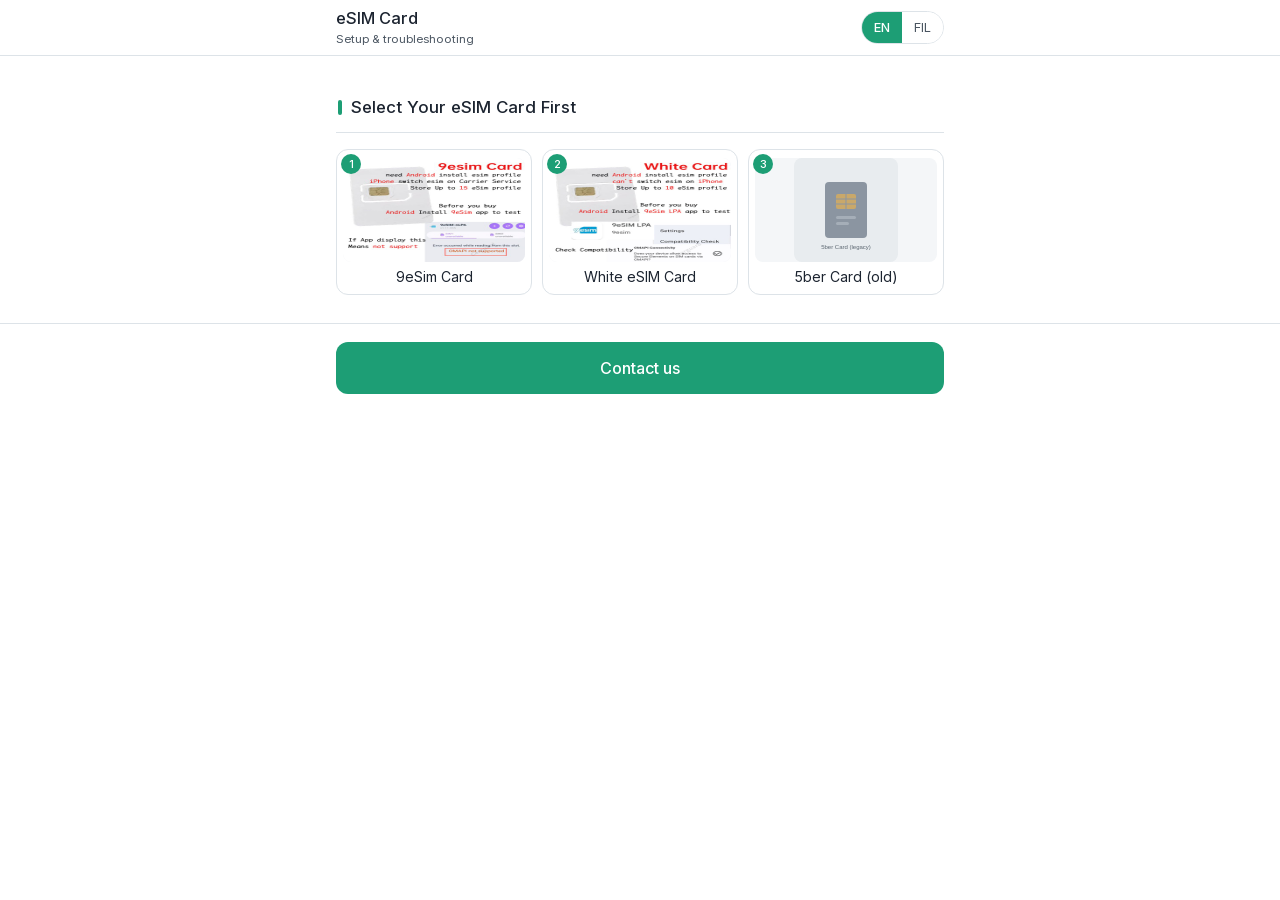
<file: index.html>
<!DOCTYPE html>
<html lang="en">
<head>
<meta charset="utf-8">
<meta name="viewport" content="width=device-width, initial-scale=1">
<title>eSIM Card – Setup & Troubleshooting</title>
<meta name="description" content="Fix common eSIM card problems: QR scanning, writing profiles, iPhone switching, compatibility checks. Guides for every eSIM card model.">
<meta property="og:title" content="eSIM Card – Setup & Troubleshooting">
<meta property="og:description" content="Fix common eSIM card problems: QR scanning, writing profiles, iPhone switching, compatibility checks.">
<link rel="icon" type="image/svg+xml" href="favicon.svg">
<meta name="theme-color" content="#1D9E75">
<link rel="stylesheet" href="assets/style.css">
<script>
(function () {
  function detect() {
    try {
      var saved = localStorage.getItem('phc_lang');
      if (saved === 'en' || saved === 'fil') return saved;
    } catch (e) {}
    var nav = (navigator.languages && navigator.languages[0]) || navigator.language || '';
    return /^fil|^tl/i.test(nav) ? 'fil' : 'en';
  }
  window.__phcLang = detect();
  document.write('<script src="data/' + window.__phcLang + '.js"><\/script>');
})();
</script>
</head>
<body data-page="category">
<div id="app"></div>
<script src="assets/app.js"></script>
</body>
</html>
</file>
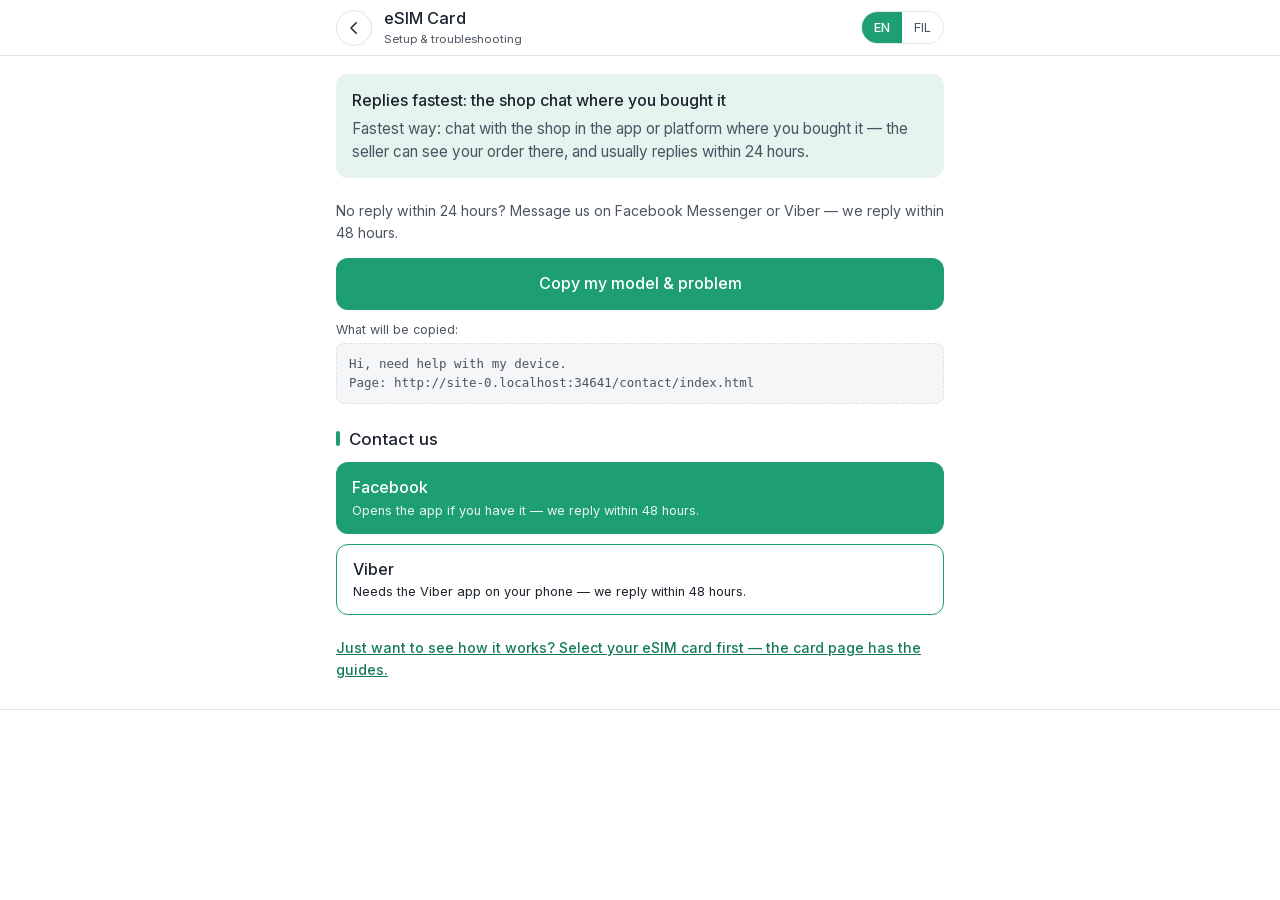
<file: contact/index.html>
<!DOCTYPE html>
<html lang="en">
<head>
<meta charset="utf-8">
<meta name="viewport" content="width=device-width, initial-scale=1">
<title>Contact us – eSIM Card Help</title>
<meta name="description" content="Contact the eSIM Card support team on Messenger or Viber.">
<meta property="og:title" content="Contact us – eSIM Card Help">
<meta property="og:description" content="Contact the eSIM Card support team on Messenger or Viber.">
<link rel="icon" type="image/svg+xml" href="../favicon.svg">
<meta name="theme-color" content="#1D9E75">
<link rel="stylesheet" href="../assets/style.css">
<script>
(function () {
  function detect() {
    try {
      var saved = localStorage.getItem('phc_lang');
      if (saved === 'en' || saved === 'fil') return saved;
    } catch (e) {}
    var nav = (navigator.languages && navigator.languages[0]) || navigator.language || '';
    return /^fil|^tl/i.test(nav) ? 'fil' : 'en';
  }
  window.__phcLang = detect();
  document.write('<script src="../data/' + window.__phcLang + '.js"><\/script>');
})();
</script>
</head>
<body data-page="contact">
<div id="app"></div>
<script src="../assets/app.js"></script>
</body>
</html>
</file>
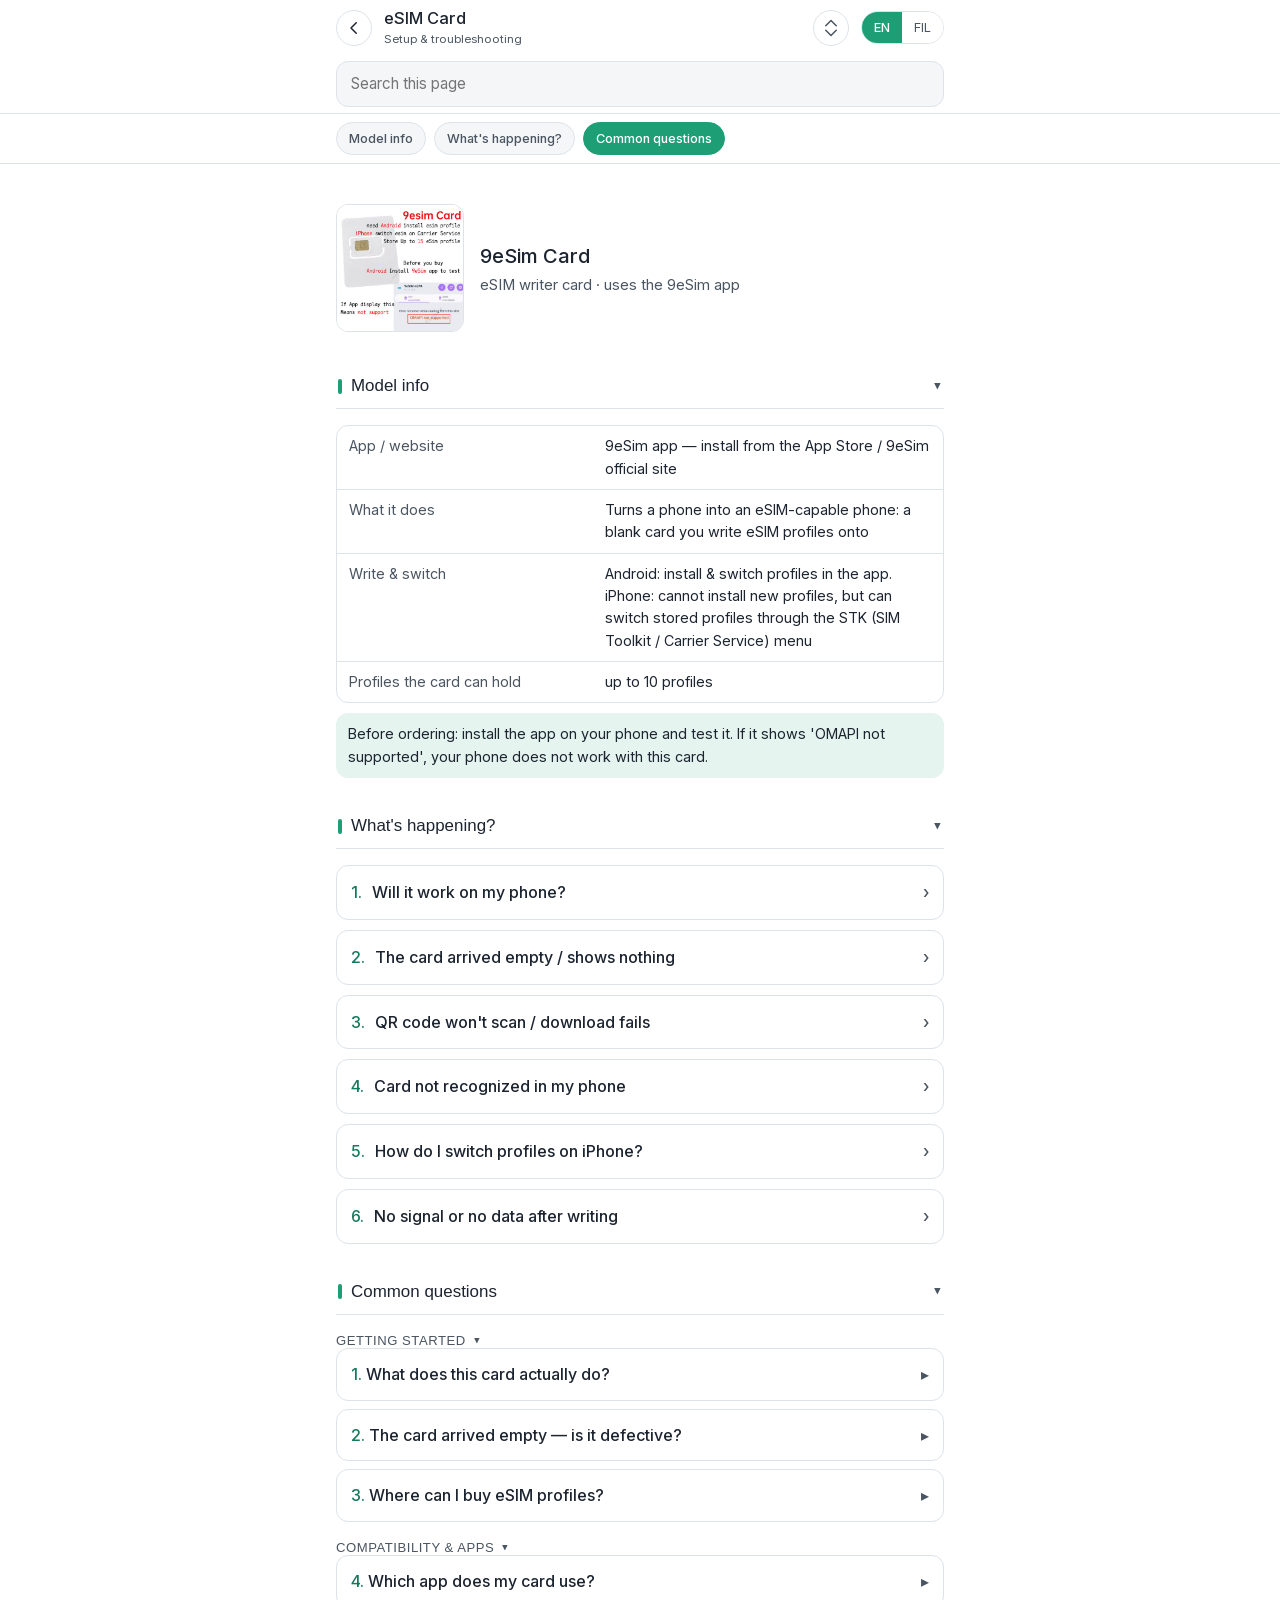
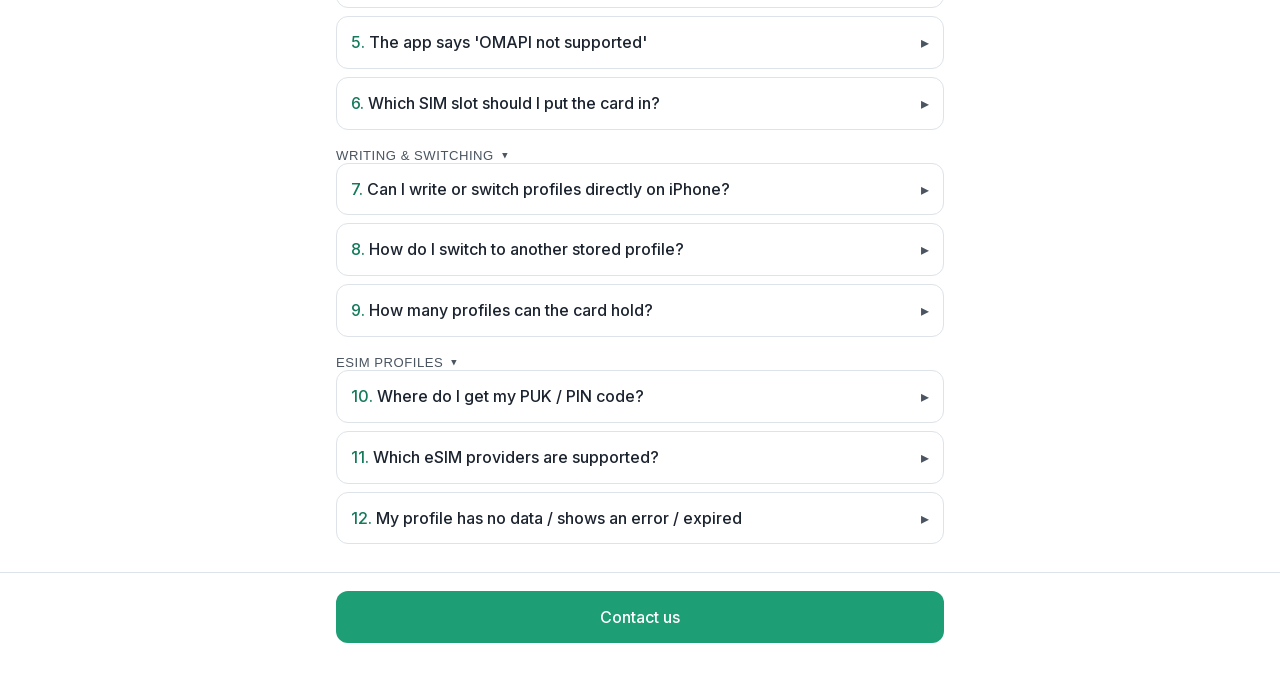
<file: p1/index.html>
<!DOCTYPE html>
<html lang="en">
<head>
<meta charset="utf-8">
<meta name="viewport" content="width=device-width, initial-scale=1">
<title>9eSim Card – Setup & Troubleshooting</title>
<meta name="description" content="Fix 9eSim Card problems in one tap.">
<meta property="og:title" content="9eSim Card – Setup & Troubleshooting">
<meta property="og:description" content="Fix 9eSim Card problems in one tap.">
<link rel="icon" type="image/svg+xml" href="../favicon.svg">
<meta name="theme-color" content="#1D9E75">
<link rel="stylesheet" href="../assets/style.css">
<script>
(function () {
  function detect() {
    try {
      var saved = localStorage.getItem('phc_lang');
      if (saved === 'en' || saved === 'fil') return saved;
    } catch (e) {}
    var nav = (navigator.languages && navigator.languages[0]) || navigator.language || '';
    return /^fil|^tl/i.test(nav) ? 'fil' : 'en';
  }
  window.__phcLang = detect();
  document.write('<script src="../data/' + window.__phcLang + '.js"><\/script>');
})();
</script>
</head>
<body data-page="product" data-product="p1">
<div id="app"></div>
<script src="../assets/app.js"></script>
</body>
</html>
</file>
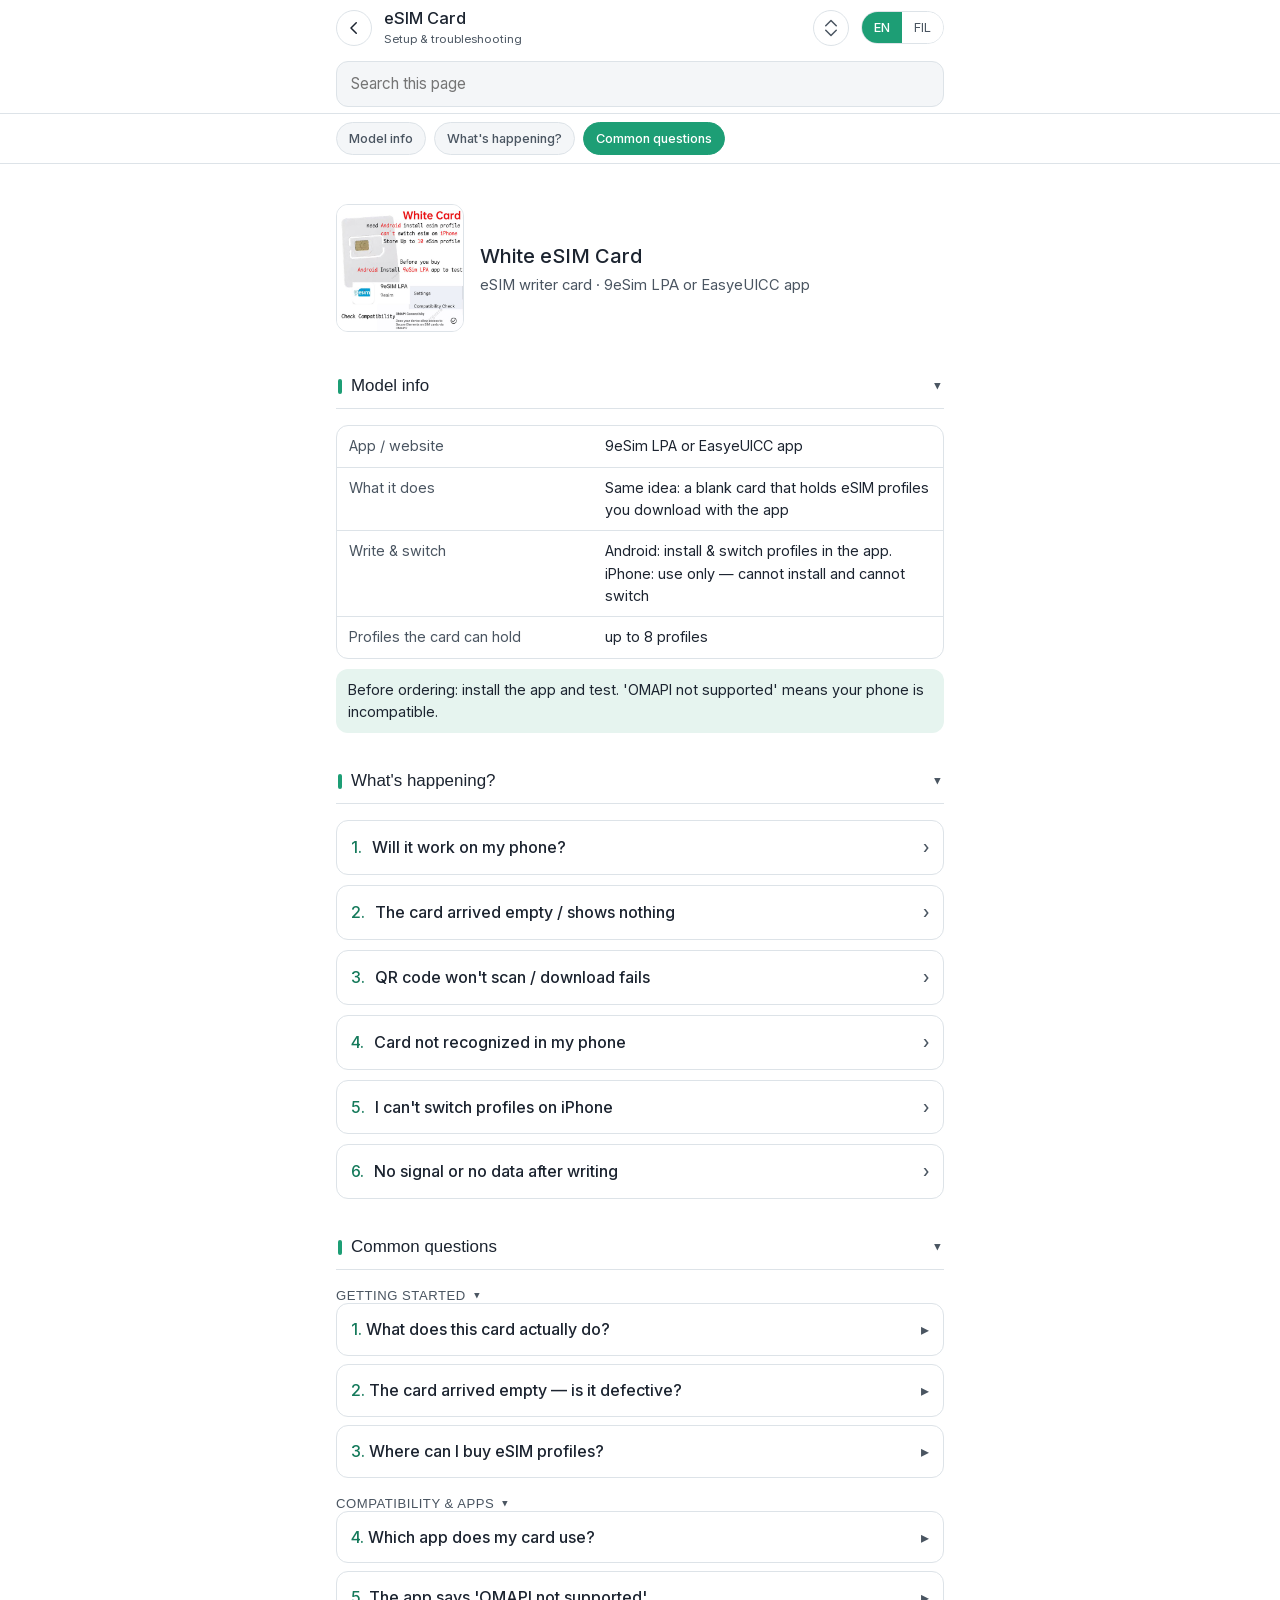
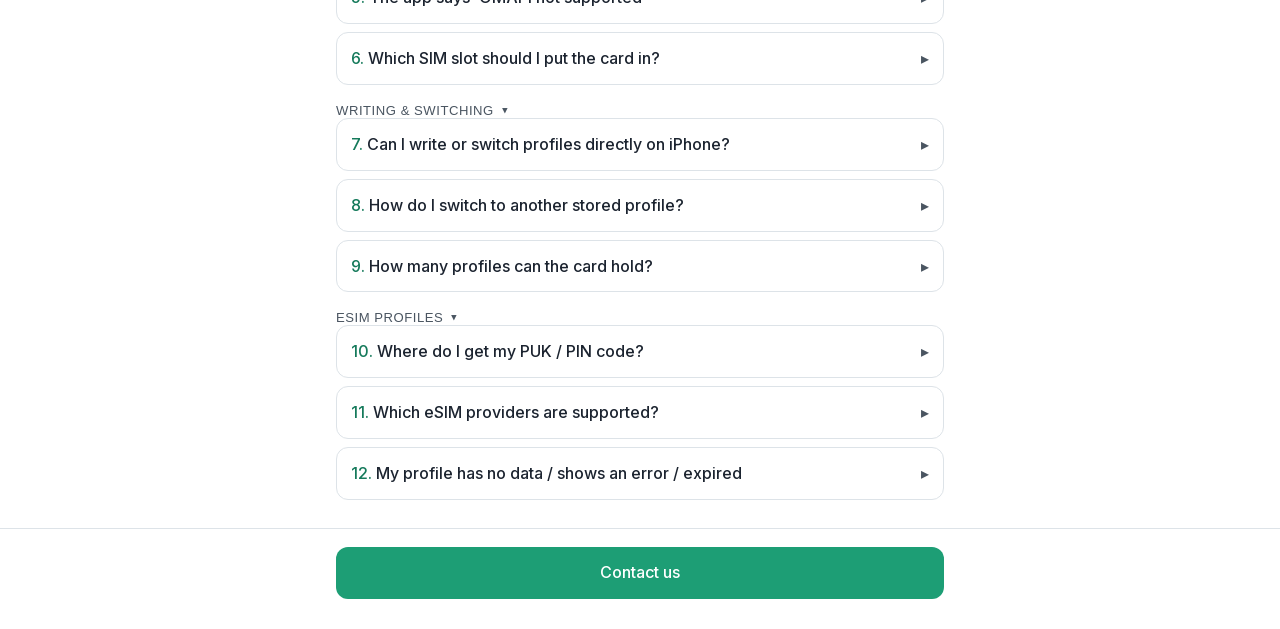
<file: p2/index.html>
<!DOCTYPE html>
<html lang="en">
<head>
<meta charset="utf-8">
<meta name="viewport" content="width=device-width, initial-scale=1">
<title>White eSIM Card – Setup & Troubleshooting</title>
<meta name="description" content="Fix White eSIM Card problems in one tap.">
<meta property="og:title" content="White eSIM Card – Setup & Troubleshooting">
<meta property="og:description" content="Fix White eSIM Card problems in one tap.">
<link rel="icon" type="image/svg+xml" href="../favicon.svg">
<meta name="theme-color" content="#1D9E75">
<link rel="stylesheet" href="../assets/style.css">
<script>
(function () {
  function detect() {
    try {
      var saved = localStorage.getItem('phc_lang');
      if (saved === 'en' || saved === 'fil') return saved;
    } catch (e) {}
    var nav = (navigator.languages && navigator.languages[0]) || navigator.language || '';
    return /^fil|^tl/i.test(nav) ? 'fil' : 'en';
  }
  window.__phcLang = detect();
  document.write('<script src="../data/' + window.__phcLang + '.js"><\/script>');
})();
</script>
</head>
<body data-page="product" data-product="p2">
<div id="app"></div>
<script src="../assets/app.js"></script>
</body>
</html>
</file>
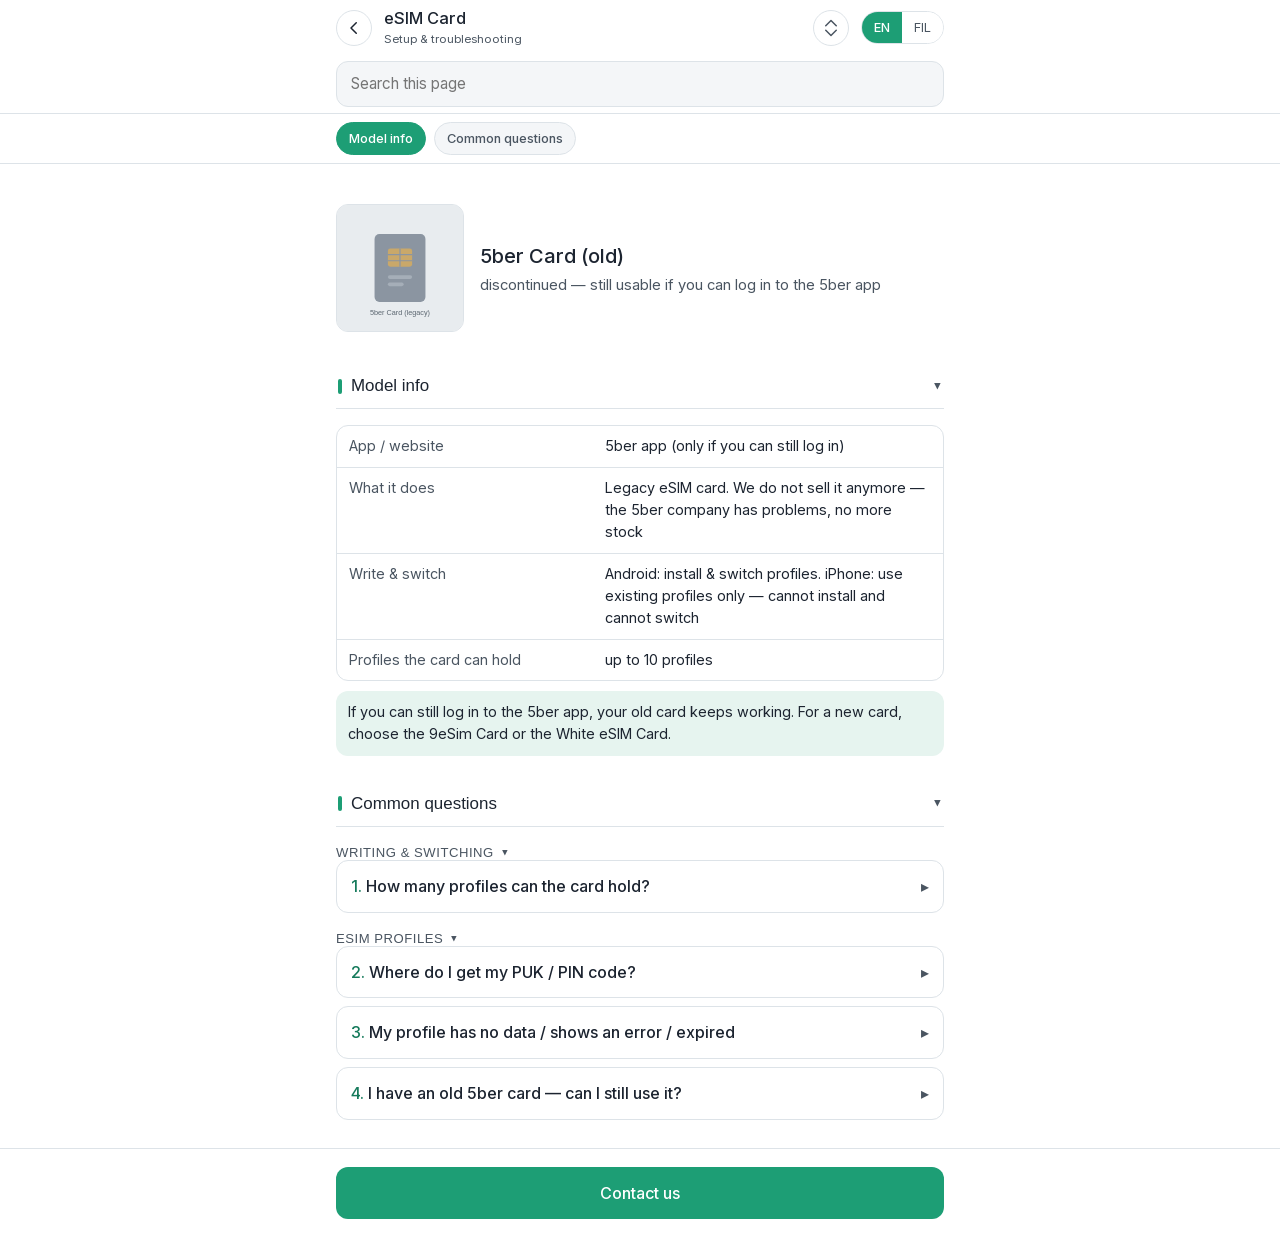
<file: p3/index.html>
<!DOCTYPE html>
<html lang="en">
<head>
<meta charset="utf-8">
<meta name="viewport" content="width=device-width, initial-scale=1">
<title>5ber Card (old) – Setup & Troubleshooting</title>
<meta name="description" content="Fix 5ber Card (old) problems in one tap.">
<meta property="og:title" content="5ber Card (old) – Setup & Troubleshooting">
<meta property="og:description" content="Fix 5ber Card (old) problems in one tap.">
<link rel="icon" type="image/svg+xml" href="../favicon.svg">
<meta name="theme-color" content="#1D9E75">
<link rel="stylesheet" href="../assets/style.css">
<script>
(function () {
  function detect() {
    try {
      var saved = localStorage.getItem('phc_lang');
      if (saved === 'en' || saved === 'fil') return saved;
    } catch (e) {}
    var nav = (navigator.languages && navigator.languages[0]) || navigator.language || '';
    return /^fil|^tl/i.test(nav) ? 'fil' : 'en';
  }
  window.__phcLang = detect();
  document.write('<script src="../data/' + window.__phcLang + '.js"><\/script>');
})();
</script>
</head>
<body data-page="product" data-product="p3">
<div id="app"></div>
<script src="../assets/app.js"></script>
</body>
</html>
</file>
<file: assets/style.css>
/* ============================================================
   PH Help Center — shared styles (mobile-first, no external deps)
   Font: self-hosted Inter (SIL OFL 1.1), latin subset, 400/500
   ============================================================ */

@font-face {
  font-family: 'Inter';
  font-style: normal;
  font-weight: 400;
  font-display: swap;
  src: url('fonts/inter-400.woff2') format('woff2');
}
@font-face {
  font-family: 'Inter';
  font-style: normal;
  font-weight: 500;
  font-display: swap;
  src: url('fonts/inter-500.woff2') format('woff2');
}

:root {
  --brand: #1D9E75;            /* TODO-USER: replace with packaging brand color */
  --brand-dark: #157a5b;
  --brand-soft: #e6f4ef;
  --ink: #1c2430;
  --ink-soft: #4a5561;
  --line: #dde3e8;
  --bg: #ffffff;
  --bg-soft: #f4f6f8;
  --danger: #b3261e;
  --radius: 12px;
  --maxw: 640px;
}

* { box-sizing: border-box; }
html { -webkit-text-size-adjust: 100%; }
body {
  margin: 0;
  font-family: 'Inter', -apple-system, 'Segoe UI', Roboto, sans-serif;
  font-size: 16px;
  line-height: 1.55;
  color: var(--ink);
  background: var(--bg);
}
img { max-width: 100%; display: block; }
a { color: var(--brand-dark); }

.wrap { max-width: var(--maxw); margin: 0 auto; padding: 0 16px; }

/* ── sticky header ─────────────────────────────────────── */
.site-head {
  position: sticky; top: 0; z-index: 20;
  background: var(--bg);
  border-bottom: 1px solid var(--line);
}
.site-head .wrap {
  display: flex; align-items: center; gap: 12px;
  min-height: 52px; padding-top: 6px; padding-bottom: 6px;
}
.site-head h1 {
  font-size: 1.02rem; font-weight: 500; margin: 0;
  flex: 1; min-width: 0; white-space: nowrap; overflow: hidden; text-overflow: ellipsis;
}
.site-head .tagline { display: block; font-size: .72rem; font-weight: 400; color: var(--ink-soft); }

/* language toggle */
.lang-toggle {
  display: flex; border: 1px solid var(--line); border-radius: 999px; overflow: hidden;
  flex: none;
}
.lang-toggle button {
  border: 0; background: var(--bg); color: var(--ink-soft);
  font: inherit; font-size: .8rem; padding: 6px 12px; cursor: pointer;
}
.lang-toggle button[aria-pressed="true"] {
  background: var(--brand); color: #fff; font-weight: 500;
}

/* search */
.search { position: relative; padding-bottom: 8px; }
.search input {
  width: 100%; font: inherit; font-size: .95rem;
  padding: 10px 14px; border: 1px solid var(--line); border-radius: var(--radius);
  background: var(--bg-soft); color: var(--ink);
}
.search input:focus { outline: 2px solid var(--brand); outline-offset: 1px; }
.search-results {
  position: absolute; left: 0; right: 0; top: calc(100% + 4px); z-index: 30;
  background: var(--bg); border: 1px solid var(--line); border-radius: var(--radius);
  box-shadow: 0 8px 24px rgba(28, 36, 48, .12);
  max-height: 60vh; overflow: auto; margin: 0; padding: 4px; list-style: none;
}
.search-results li button {
  display: block; width: 100%; text-align: left; font: inherit;
  border: 0; background: none; cursor: pointer;
  padding: 9px 10px; border-radius: 8px; color: var(--ink);
}
.search-results li button:hover, .search-results li button:focus { background: var(--brand-soft); }
.search-results .kind {
  display: inline-block; font-size: .68rem; color: var(--brand-dark);
  border: 1px solid currentColor; border-radius: 999px; padding: 0 7px; margin-right: 8px;
  vertical-align: 1px;
}
.search-empty { padding: 12px; font-size: .9rem; color: var(--ink-soft); }
.search-empty a { font-weight: 500; }

/* ── back bar ──────────────────────────────────────────── */
.back-bar { border-bottom: 1px solid var(--line); background: var(--bg); }
.back-bar a {
  display: inline-block; padding: 10px 0; font-size: .92rem; text-decoration: none;
  color: var(--brand-dark); font-weight: 500;
}

/* ── product hero ──────────────────────────────────────── */
.hero { display: flex; gap: 16px; align-items: center; padding: 18px 0 6px; }
.hero img {
  width: 104px; height: 104px; border-radius: var(--radius);
  border: 1px solid var(--line); background: var(--bg-soft); flex: none;
}
.hero .name { font-size: 1.25rem; font-weight: 500; margin: 0 0 2px; }
.hero .short { margin: 0; color: var(--ink-soft); font-size: .92rem; }

/* ── sections ──────────────────────────────────────────── */
section { margin: 22px 0; }
section > h2 {
  font-size: 1.08rem; font-weight: 500; margin: 0 0 10px;
}

/* model facts table */
.facts { border: 1px solid var(--line); border-radius: var(--radius); overflow: hidden; margin: 0; }
.facts div {
  display: flex; gap: 12px; padding: 9px 12px; font-size: .9rem;
  border-top: 1px solid var(--line);
}
.facts div:first-child { border-top: 0; }
.facts dt { flex: none; width: 42%; color: var(--ink-soft); }
.facts dd { margin: 0; flex: 1; min-width: 0; overflow-wrap: break-word; }
.model-note {
  margin: 10px 0 0; padding: 10px 12px; border-radius: var(--radius);
  background: var(--brand-soft); font-size: .9rem;
}

/* ── wizard accordion items (v1.8): panel opens under its own symptom ── */
.symptoms { display: flex; flex-direction: column; gap: 10px; }
.wizard-item {
  border: 1.5px solid var(--line); border-radius: var(--radius);
  background: var(--bg); overflow: hidden;
}
.wizard-item[data-open="true"] { border-color: var(--brand); }
.wz-btn {
  display: flex; align-items: center; gap: 10px;
  width: 100%; text-align: left; font: inherit; font-weight: 500; cursor: pointer;
  color: var(--ink); background: none; border: 0;
  padding: 14px 14px; min-height: 52px;
}
.wz-btn .wz-label { flex: 1; min-width: 0; }
.wz-btn .arrow { color: var(--ink-soft); flex: none; transition: transform .15s ease; }
.wizard-item[data-open="true"] .wz-btn .arrow { transform: rotate(90deg); color: var(--brand-dark); }
.wz-btn:hover .wz-label { color: var(--brand-dark); }
.wz-panel-host { display: none; }
.wizard-item[data-open="true"] .wz-panel-host {
  display: block; padding: 0 14px 14px;
  border-top: 1px dashed var(--line);
}

/* wizard panel (nested inside its item since v1.8) */
.wizard-panel {
  border: 0; border-radius: 0; padding: 12px 0 0; margin: 0; background: transparent;
}
.wizard-panel .crumb {
  font-size: .8rem; color: var(--ink-soft); margin: 0 0 10px;
}
.wizard-panel .q { font-weight: 500; margin: 0 0 12px; }
.wizard-panel .answer { margin: 0; }
.wizard-panel .row { display: flex; flex-direction: column; gap: 10px; margin-top: 12px; }
.wizard-panel .row button {
  font: inherit; text-align: left; cursor: pointer; min-height: 48px;
  border-radius: var(--radius); padding: 12px 14px;
  border: 1.5px solid var(--line); background: var(--bg-soft); color: var(--ink);
}
.wizard-panel .row button:hover { border-color: var(--brand); }
.wizard-panel .row button.primary {
  border-color: var(--brand); background: var(--brand); color: #fff; font-weight: 500;
}
.wizard-panel .links { display: flex; gap: 14px; margin-top: 12px; }
.wizard-panel .links button {
  border: 0; background: none; font: inherit; font-size: .85rem; cursor: pointer;
  color: var(--brand-dark); text-decoration: underline; padding: 4px 0;
}

/* ── product grid (category page) ──────────────────────── */
.product-grid {
  display: grid; grid-template-columns: repeat(3, 1fr); gap: 10px;
  list-style: none; margin: 0; padding: 0;
}
.product-grid a {
  display: flex; flex-direction: column; align-items: center; gap: 6px;
  text-decoration: none; color: var(--ink); padding: 8px 6px;
  border: 1px solid var(--line); border-radius: var(--radius); background: var(--bg);
  min-height: 44px;
}
.product-grid a:hover { border-color: var(--brand); }
.product-grid img { width: 100%; aspect-ratio: 1/1; border-radius: 8px; background: var(--bg-soft); }
.product-grid .pname {
  font-size: .8rem; line-height: 1.25; text-align: center;
  display: -webkit-box; -webkit-line-clamp: 2; -webkit-box-orient: vertical; overflow: hidden;
}

/* ── FAQ accordion ─────────────────────────────────────── */
.faq-group > h3 {
  font-size: .82rem; font-weight: 500; color: var(--ink-soft);
  text-transform: uppercase; letter-spacing: .04em; margin: 18px 0 8px;
}
.faq-item { border: 1px solid var(--line); border-radius: var(--radius); margin-bottom: 8px; background: var(--bg); }
.faq-item > button {
  display: flex; width: 100%; align-items: center; justify-content: space-between; gap: 10px;
  font: inherit; font-weight: 500; text-align: left; cursor: pointer;
  border: 0; background: none; color: var(--ink); padding: 13px 14px; min-height: 44px;
}
.faq-item .chev { flex: none; transition: transform .15s ease; color: var(--ink-soft); }
.faq-item[data-open="true"] .chev { transform: rotate(90deg); }
.faq-item .body { display: none; padding: 0 14px 14px; font-size: .95rem; color: var(--ink-soft); }
.faq-item[data-open="true"] .body { display: block; }
.faq-item .tag {
  display: inline-block; font-size: .68rem; color: var(--brand-dark);
  border: 1px solid currentColor; border-radius: 999px; padding: 0 7px; margin-left: 8px;
  vertical-align: 2px; white-space: nowrap;
}
.policy-note { font-size: .78rem; color: var(--ink-soft); margin-top: 8px; font-style: italic; }
/* numbered steps in answers each on their own line (v1.9) */
.answer-text { white-space: pre-line; }

/* video cards */
.video-card { border: 1px solid var(--line); border-radius: var(--radius); overflow: hidden; margin-bottom: 10px; }
.video-card .vtitle { font-size: .9rem; font-weight: 500; padding: 10px 12px 0; }
.video-embed { position: relative; }
.video-embed button {
  display: block; width: 100%; border: 0; padding: 0; cursor: pointer; background: var(--bg-soft);
}
.video-embed img { width: 100%; aspect-ratio: 16/9; object-fit: cover; }
.video-embed .play {
  position: absolute; inset: 0; display: flex; align-items: center; justify-content: center;
  pointer-events: none;
}
.video-embed .play span {
  width: 52px; height: 52px; border-radius: 50%; background: var(--brand);
  display: flex; align-items: center; justify-content: center;
}
.video-embed .play svg { width: 20px; height: 20px; fill: #fff; margin-left: 3px; }
.video-link { display: block; padding: 12px; }
.video-link img { width: 100%; aspect-ratio: 16/9; object-fit: cover; border-radius: 8px; }
.video-link .go {
  display: inline-block; margin-top: 8px; font-size: .85rem; font-weight: 500;
  color: var(--brand-dark);
}
.video-embed iframe { width: 100%; aspect-ratio: 16/9; border: 0; display: block; }

/* ── contact page ──────────────────────────────────────── */
.model-pick { margin: 0; }
.model-pick label { display: block; font-size: .88rem; font-weight: 500; margin-bottom: 6px; }
.model-pick select {
  width: 100%; font: inherit; padding: 12px; border-radius: var(--radius);
  border: 1px solid var(--line); background: var(--bg); color: var(--ink); min-height: 48px;
}
.copy-block { margin-top: 14px; }
.btn-primary {
  display: flex; align-items: center; justify-content: center; width: 100%;
  font: inherit; font-weight: 500; cursor: pointer; min-height: 52px;
  border: 0; border-radius: var(--radius); background: var(--brand); color: #fff;
}
.btn-primary:hover { background: var(--brand-dark); }
.copy-preview-title { font-size: .78rem; color: var(--ink-soft); margin: 10px 0 4px; }
.copy-preview {
  margin: 0; padding: 10px 12px; border: 1px dashed var(--line); border-radius: 8px;
  background: var(--bg-soft); font-family: ui-monospace, Menlo, monospace;
  font-size: .78rem; white-space: pre-wrap; overflow-wrap: break-word; color: var(--ink-soft);
}
.channels { display: grid; gap: 10px; margin-top: 8px; }
.channel {
  display: block; text-decoration: none; border-radius: var(--radius);
  min-height: 52px; cursor: pointer; font: inherit; text-align: left;
}
.channel .cname { font-weight: 500; }
.channel .chint { display: block; font-size: .8rem; font-weight: 400; margin-top: 1px; }
.channel.primary { background: var(--brand); color: #fff; border: 0; padding: 13px 16px; }
.channel.primary .chint { color: #eaf6f1; }
.channel.secondary { background: var(--bg); color: var(--ink); border: 1.5px solid var(--brand); padding: 12px 16px; }
.reply-note { font-size: .82rem; color: var(--ink-soft); margin: 10px 0 0; }
.hint-back { font-size: .88rem; color: var(--ink-soft); }
.hint-back a { font-weight: 500; }

/* ── footer ────────────────────────────────────────────── */
.site-foot { border-top: 1px solid var(--line); margin-top: 28px; padding: 18px 0 30px; }
.site-foot .btn-primary { text-decoration: none; }
.site-foot .fineprint { font-size: .72rem; color: var(--ink-soft); margin: 12px 0 0; text-align: center; }

/* focus visibility */
:focus-visible { outline: 2px solid var(--brand); outline-offset: 2px; }

/* ── section headers (v1.8 beautify) ───────────────────── */
.sec-head {
  display: flex; width: 100%; align-items: center; justify-content: space-between; gap: 10px;
  border: 0; background: none; cursor: pointer; text-align: left; color: var(--ink);
  padding: 16px 2px 12px; border-bottom: 1px solid var(--line); margin-bottom: 16px;
}
.sec-head h2 {
  font-size: 1.06rem; font-weight: 500; margin: 0;
  display: flex; align-items: center; gap: 9px;
}
.sec-head h2::before {
  content: ""; width: 4px; height: 15px; border-radius: 2px;
  background: var(--brand); flex: none;
}
.sec-head .chev { color: var(--ink-soft); transition: transform .15s ease; flex: none; }
.collapsible[data-open="true"] .sec-head .chev { transform: rotate(90deg); }
.collapsible[data-open="false"] .sec-body { display: none; }
.collapsible[data-open="false"] .sec-head { border-bottom-color: var(--line); }
section > h2, .sec-head h2 { scroll-margin-top: 120px; }

/* homepage section header (v1.10): same look, no collapse affordance */
.plain-sec-head {
  padding: 16px 2px 12px; border-bottom: 1px solid var(--line); margin-bottom: 16px;
}
.plain-sec-head h2 {
  font-size: 1.06rem; font-weight: 500; margin: 0;
  display: flex; align-items: center; gap: 9px;
}
.plain-sec-head h2::before {
  content: ""; width: 4px; height: 15px; border-radius: 2px; background: var(--brand); flex: none;
}

/* batch collapse button in header (v1.6) */
.head-row { display: flex; align-items: center; gap: 10px; }
.head-row h1 { flex: 1; min-width: 0; }
.collapse-all {
  flex: none; width: 36px; height: 36px; border-radius: 50%;
  border: 1px solid var(--line); background: var(--bg); color: var(--ink-soft);
  cursor: pointer; display: flex; align-items: center; justify-content: center; padding: 0;
}
.collapse-all svg { width: 18px; height: 18px; }
.collapse-all .ic-collapse { display: block; }
.collapse-all .ic-expand { display: none; }
.collapse-all[data-mode="expand"] .ic-collapse { display: none; }
.collapse-all[data-mode="expand"] .ic-expand { display: block; }

/* global back button in header (v1.7) — same round style as collapse-all */
.back-btn {
  flex: none; width: 36px; height: 36px; border-radius: 50%;
  border: 1px solid var(--line); background: var(--bg); color: var(--ink);
  cursor: pointer; display: flex; align-items: center; justify-content: center; padding: 0;
}
.back-btn svg { width: 18px; height: 18px; }
.back-btn:hover, .collapse-all:hover { border-color: var(--brand); color: var(--brand-dark); }

/* jumped-to sections must clear the sticky header + chip nav (v1.7) */
.collapsible { scroll-margin-top: var(--sticky-total, 150px); }

/* FAQ group headers are collapsible too (v1.7) */
.faq-group { margin: 18px 0 8px; }
.faq-group-head {
  display: flex; width: 100%; align-items: center; gap: 8px;
  border: 0; background: none; cursor: pointer; padding: 0; text-align: left; color: var(--ink);
}
.faq-group-head h3 {
  font-size: .82rem; font-weight: 500; color: var(--ink-soft);
  text-transform: uppercase; letter-spacing: .04em; margin: 0;
}
.faq-group-head .chev { font-size: .7rem; color: var(--ink-soft); transition: transform .15s ease; }
.faq-group[data-open="true"] .faq-group-head .chev { transform: rotate(90deg); }
.faq-group[data-open="false"] .faq-group-body { display: none; }

/* sticky chip nav (v1.6) */
.section-nav {
  position: sticky; z-index: 15;
  background: var(--bg); border-bottom: 1px solid var(--line);
}
.chip-row { display: flex; gap: 8px; overflow-x: auto; padding: 8px 16px; scrollbar-width: none; }
.chip-row::-webkit-scrollbar { display: none; }
.chip {
  flex: none; font: inherit; font-size: .8rem; font-weight: 500; cursor: pointer;
  color: var(--ink-soft); background: var(--bg-soft); border: 1px solid var(--line);
  border-radius: 999px; padding: 6px 12px; min-height: 32px;
}
.chip.active { color: #fff; background: var(--brand); border-color: var(--brand); }

/* numbering (v1.6) */
.num { color: var(--brand-dark); font-weight: 500; }
.product-grid a { position: relative; }
.product-grid .badge {
  position: absolute; top: 4px; left: 4px; z-index: 2;
  min-width: 20px; height: 20px; border-radius: 10px; padding: 0 5px;
  background: var(--brand); color: #fff; font-size: .7rem; font-weight: 500;
  display: flex; align-items: center; justify-content: center;
}

/* ── contact page v1.6 additions ───────────────────────── */
.advice-card {
  background: var(--brand-soft); border-radius: var(--radius);
  padding: 14px 16px; margin-top: 18px;
}
.advice-card .advice-title { font-weight: 500; margin: 0 0 4px; }
.advice-card .advice-body { margin: 0; font-size: .95rem; color: var(--ink-soft); }
.fallback-line { font-size: .88rem; color: var(--ink-soft); margin: 10px 0 0; }
.email-addr { font-size: .82rem; color: var(--ink-soft); margin: 8px 0 0; }
.email-addr .addr { font-weight: 500; color: var(--ink); user-select: all; }

/* contact page section headings get the same accent-bar treatment (v1.8) */
body[data-page="contact"] section > h2 {
  display: flex; align-items: center; gap: 9px;
  font-size: 1.06rem; font-weight: 500; margin: 20px 0 10px;
}
body[data-page="contact"] section > h2::before {
  content: ""; width: 4px; height: 15px; border-radius: 2px; background: var(--brand);
}

@media (min-width: 480px) {
  .hero img { width: 128px; height: 128px; }
  .product-grid .pname { font-size: .88rem; }
}
</file>
